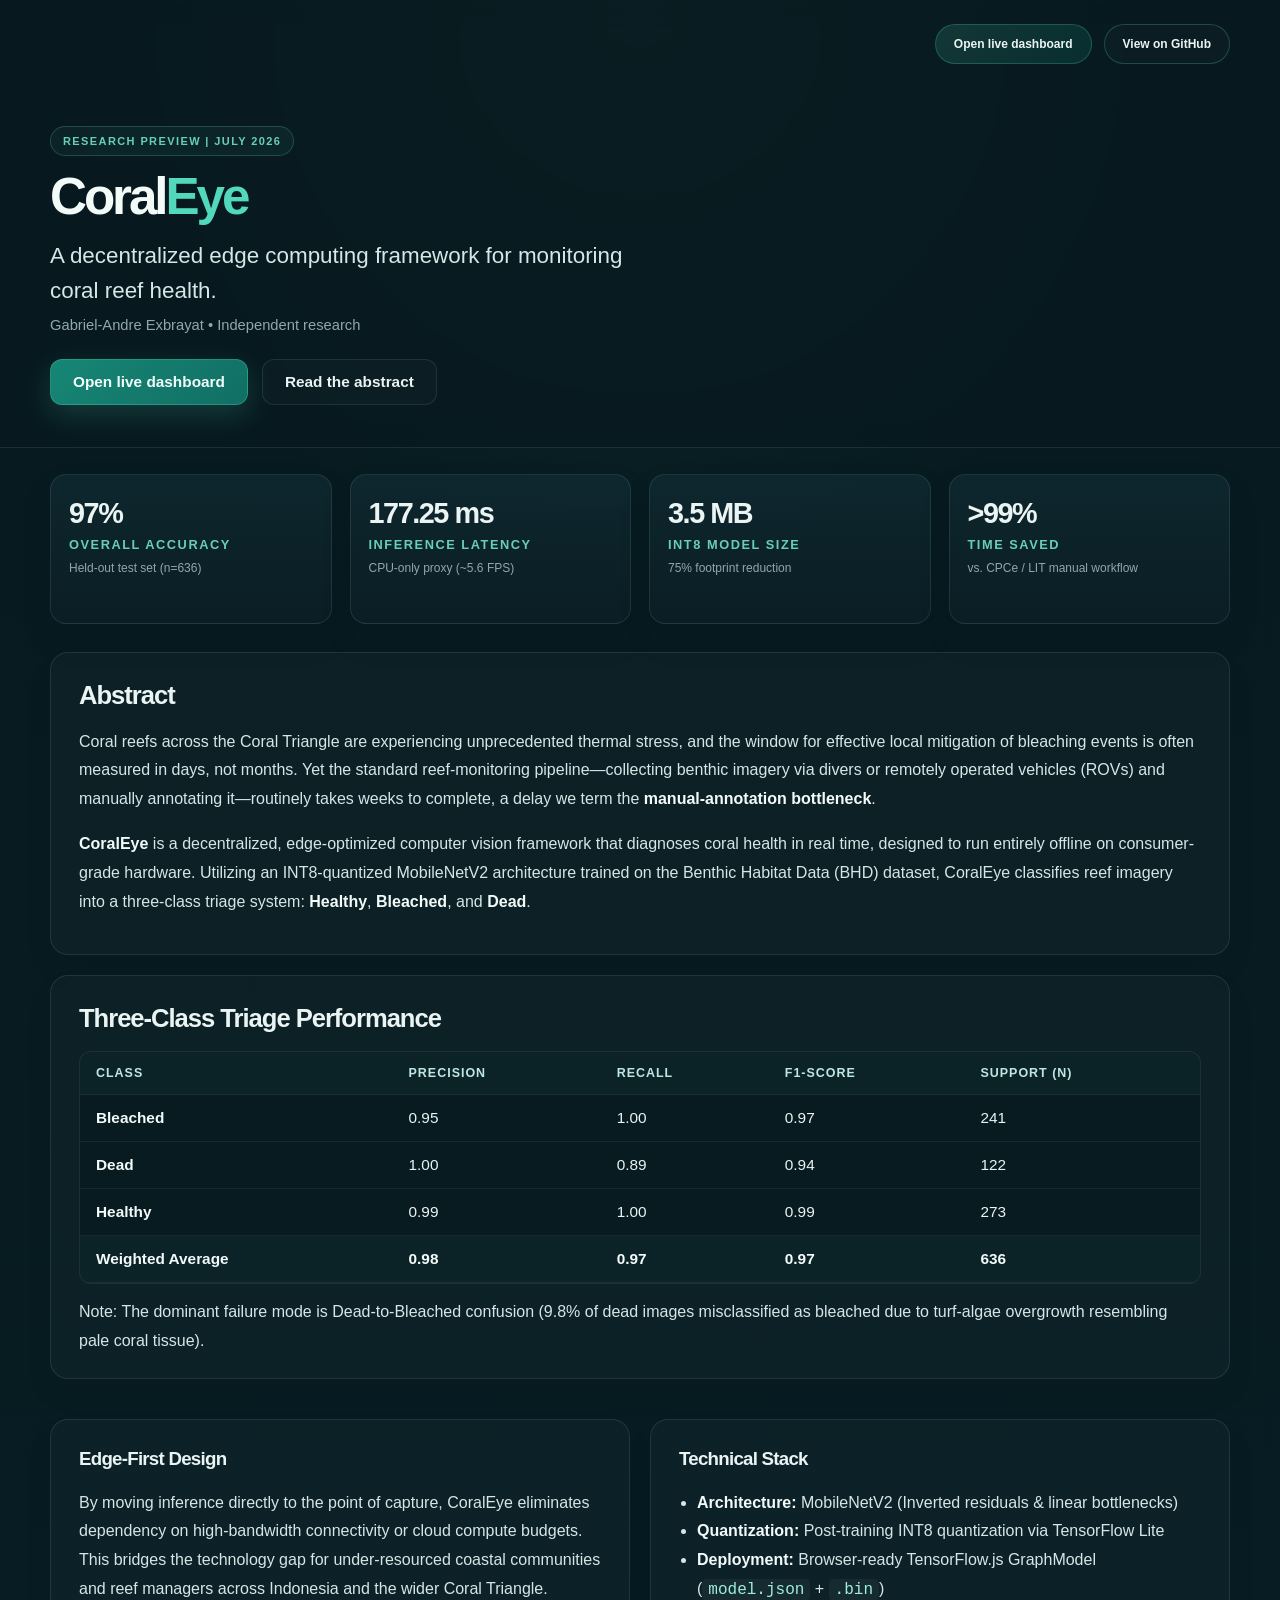
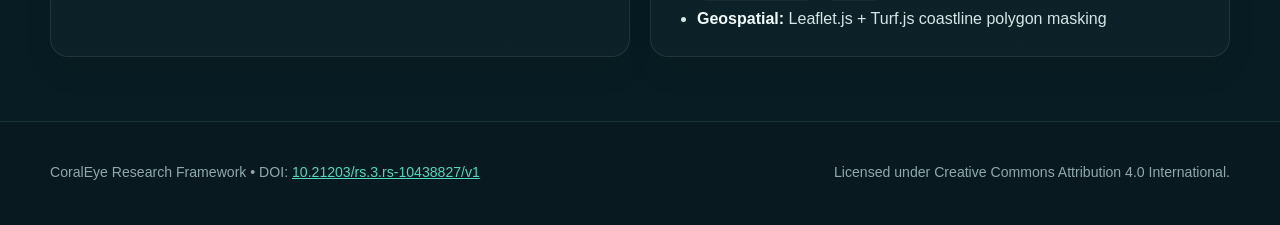
<file: home.html>
<!DOCTYPE html>
<html lang="en">
    <head>
        <meta charset="UTF-8">
        <meta name="viewport" content="width=device-width, initial-scale=1.0">
        <meta name="theme-color" content="#071b22">
        <title>CoralEye | Decentralized Edge Computing Framework</title>
        <link rel="stylesheet" href="style.css">
    </head>
    <body class="home-page">
        <header class="home-header">
            <div class="home-container">
                <nav class="home-nav" aria-label="Primary navigation">
                    <a href="index.html" class="nav-link nav-link-primary">Open live dashboard</a>
                    <a href="https://github.com/dzd4878/CoralEye" class="nav-link" target="_blank" rel="noopener">View on GitHub</a>
                </nav>
                <div class="hero-section">
                    <div class="hero-copy">
                        <p class="badge">Research Preview | July 2026</p>
                        <h1>Coral<span>Eye</span></h1>
                        <p class="subtitle">A decentralized edge computing framework for monitoring coral reef health.</p>
                        <p class="author-meta">Gabriel-Andre Exbrayat &bull; Independent research</p>
                        <div class="hero-actions">
                            <a href="index.html" class="btn btn-primary">Open live dashboard</a>
                            <a href="#abstract" class="btn btn-secondary">Read the abstract</a>
                        </div>
                    </div>
                </div>
            </div>
        </header>

        <main class="home-container home-main">
            <section class="metrics-grid" aria-label="Key performance metrics">
                <div class="metric-box">
                    <span class="metric-val">97%</span>
                    <span class="metric-label">Overall Accuracy</span>
                    <small>Held-out test set (n=636)</small>
                </div>
                <div class="metric-box">
                    <span class="metric-val">177.25 ms</span>
                    <span class="metric-label">Inference Latency</span>
                    <small>CPU-only proxy (~5.6 FPS)</small>
                </div>
                <div class="metric-box">
                    <span class="metric-val">3.5 MB</span>
                    <span class="metric-label">INT8 Model Size</span>
                    <small>75% footprint reduction</small>
                </div>
                <div class="metric-box">
                    <span class="metric-val">&gt;99%</span>
                    <span class="metric-label">Time Saved</span>
                    <small>vs. CPCe / LIT manual workflow</small>
                </div>
            </section>

            <section id="abstract" class="content-card">
                <h2>Abstract</h2>
                <p>
                    Coral reefs across the Coral Triangle are experiencing unprecedented thermal stress, and the window for effective local mitigation of bleaching events is often measured in days, not months. Yet the standard reef-monitoring pipeline—collecting benthic imagery via divers or remotely operated vehicles (ROVs) and manually annotating it—routinely takes weeks to complete, a delay we term the <strong>manual-annotation bottleneck</strong>.
                </p>
                <p>
                    <strong>CoralEye</strong> is a decentralized, edge-optimized computer vision framework that diagnoses coral health in real time, designed to run entirely offline on consumer-grade hardware. Utilizing an INT8-quantized MobileNetV2 architecture trained on the Benthic Habitat Data (BHD) dataset, CoralEye classifies reef imagery into a three-class triage system: <strong>Healthy</strong>, <strong>Bleached</strong>, and <strong>Dead</strong>.
                </p>
            </section>

            <section class="content-card">
                <h2>Three-Class Triage Performance</h2>
                <div class="table-wrapper">
                    <table>
                        <thead>
                            <tr>
                                <th>Class</th>
                                <th>Precision</th>
                                <th>Recall</th>
                                <th>F1-Score</th>
                                <th>Support (n)</th>
                            </tr>
                        </thead>
                        <tbody>
                            <tr>
                                <td><strong>Bleached</strong></td>
                                <td>0.95</td>
                                <td>1.00</td>
                                <td>0.97</td>
                                <td>241</td>
                            </tr>
                            <tr>
                                <td><strong>Dead</strong></td>
                                <td>1.00</td>
                                <td>0.89</td>
                                <td>0.94</td>
                                <td>122</td>
                            </tr>
                            <tr>
                                <td><strong>Healthy</strong></td>
                                <td>0.99</td>
                                <td>1.00</td>
                                <td>0.99</td>
                                <td>273</td>
                            </tr>
                            <tr class="summary-row">
                                <td><strong>Weighted Average</strong></td>
                                <td><strong>0.98</strong></td>
                                <td><strong>0.97</strong></td>
                                <td><strong>0.97</strong></td>
                                <td><strong>636</strong></td>
                            </tr>
                        </tbody>
                    </table>
                </div>
                <p class="table-note">Note: The dominant failure mode is Dead-to-Bleached confusion (9.8% of dead images misclassified as bleached due to turf-algae overgrowth resembling pale coral tissue).</p>
            </section>

            <section class="content-grid-2">
                <div class="content-card">
                    <h3>Edge-First Design</h3>
                    <p>
                        By moving inference directly to the point of capture, CoralEye eliminates dependency on high-bandwidth connectivity or cloud compute budgets. This bridges the technology gap for under-resourced coastal communities and reef managers across Indonesia and the wider Coral Triangle.
                    </p>
                </div>
                <div class="content-card">
                    <h3>Technical Stack</h3>
                    <ul class="tech-list">
                        <li><strong>Architecture:</strong> MobileNetV2 (Inverted residuals &amp; linear bottlenecks)</li>
                        <li><strong>Quantization:</strong> Post-training INT8 quantization via TensorFlow Lite</li>
                        <li><strong>Deployment:</strong> Browser-ready TensorFlow.js GraphModel (<code>model.json</code> + <code>.bin</code>)</li>
                        <li><strong>Geospatial:</strong> Leaflet.js + Turf.js coastline polygon masking</li>
                    </ul>
                </div>
            </section>
        </main>

        <footer class="home-footer">
            <div class="home-container footer-content">
                <p>CoralEye Research Framework &bull; DOI: <a href="https://doi.org/10.21203/rs.3.rs-10438827/v1" target="_blank" rel="noopener">10.21203/rs.3.rs-10438827/v1</a></p>
                <p>Licensed under Creative Commons Attribution 4.0 International.</p>
            </div>
        </footer>
    </body>
</html>
</file>
<file: style.css>
:root {
    color-scheme: dark;
    font-family: "Segoe UI", Tahoma, Geneva, Verdana, sans-serif;
    background: #071b22;
    color: #eaf4f3;
    font-synthesis: none;
    text-rendering: optimizeLegibility;
    --bg-deep: #071b22;
    --bg-panel: #0b2129;
    --bg-panel-strong: #102a31;
    --bg-panel-soft: rgba(255, 255, 255, 0.025);
    --line-soft: rgba(166, 210, 209, 0.12);
    --text: #eaf4f3;
    --text-soft: #9bb5b7;
    --muted: #8fa9aa;
    --teal: #52d9bd;
    --teal-strong: #19c7a3;
    --accent: #69cdbd;
    --gold: #f5b942;
    --red: #f06464;
}

* { box-sizing: border-box; }

html {
    scroll-behavior: smooth;
}

body {
    margin: 0;
    min-width: 320px;
    min-height: 100vh;
    background: #071b22;
    color: var(--text);
    font-family: "Segoe UI", Tahoma, Geneva, Verdana, sans-serif;
}

.home-page {
    background:
        radial-gradient(circle at top, rgba(82, 217, 189, 0.08), transparent 30%),
        linear-gradient(180deg, #061a1f 0%, #081d23 100%);
}

.home-container {
    width: min(1180px, calc(100% - 32px));
    margin: 0 auto;
}

.home-header {
    padding: 24px 0 10px;
    border-bottom: 1px solid var(--line-soft);
    background: rgba(9, 25, 31, 0.72);
    backdrop-filter: blur(12px);
}

.home-nav {
    display: flex;
    justify-content: flex-end;
    gap: 12px;
    margin-bottom: 20px;
}

.nav-link {
    display: inline-flex;
    align-items: center;
    justify-content: center;
    min-height: 40px;
    padding: 0 18px;
    border: 1px solid rgba(82, 217, 189, 0.24);
    border-radius: 999px;
    background: rgba(255, 255, 255, 0.02);
    color: var(--text);
    font-size: 12px;
    font-weight: 600;
    text-decoration: none;
    transition: transform 0.18s ease, border-color 0.18s ease, background 0.18s ease;
}

.nav-link:hover,
.nav-link:focus-visible {
    transform: translateY(-1px);
    border-color: rgba(82, 217, 189, 0.45);
    background: rgba(82, 217, 189, 0.09);
}

.nav-link-primary {
    background: linear-gradient(135deg, rgba(82, 217, 189, 0.15), rgba(25, 199, 163, 0.12));
}

.hero-section {
    padding: 42px 0 32px;
}

.hero-copy {
    max-width: 760px;
}

.badge {
    display: inline-flex;
    align-items: center;
    margin: 0 0 16px;
    padding: 8px 12px;
    border: 1px solid rgba(105, 205, 189, 0.24);
    border-radius: 999px;
    background: rgba(82, 217, 189, 0.06);
    color: var(--accent);
    font-size: 11px;
    font-weight: 700;
    letter-spacing: 1.4px;
    text-transform: uppercase;
}

.home-page h1 {
    margin: 0;
    font-size: clamp(2.8rem, 4vw, 5.3rem);
    line-height: 0.96;
    letter-spacing: -0.06em;
}

.home-page h1 span {
    color: var(--teal);
}

.subtitle {
    margin: 18px 0 8px;
    max-width: 620px;
    color: #d6e7e8;
    font-size: clamp(1.08rem, 2vw, 1.4rem);
    line-height: 1.55;
}

.author-meta {
    margin: 0 0 26px;
    color: var(--muted);
    font-size: 0.92rem;
}

.hero-actions {
    display: flex;
    flex-wrap: wrap;
    gap: 14px;
}

.btn {
    display: inline-flex;
    align-items: center;
    justify-content: center;
    min-height: 46px;
    padding: 0 22px;
    border-radius: 12px;
    font-size: 0.96rem;
    font-weight: 700;
    text-decoration: none;
    transition: transform 0.18s ease, box-shadow 0.18s ease, opacity 0.18s ease;
}

.btn:hover,
.btn:focus-visible {
    transform: translateY(-1px);
}

.btn-primary {
    border: 1px solid rgba(82, 217, 189, 0.28);
    background: linear-gradient(135deg, #168675, #116f64);
    color: #f2fffc;
    box-shadow: 0 10px 28px rgba(82, 217, 189, 0.18);
}

.btn-secondary {
    border: 1px solid rgba(166, 210, 209, 0.12);
    background: rgba(255, 255, 255, 0.02);
    color: var(--text);
}

.home-main {
    padding: 26px 0 64px;
}

.metrics-grid {
    display: grid;
    grid-template-columns: repeat(4, minmax(0, 1fr));
    gap: 18px;
    margin-bottom: 28px;
}

.metric-box {
    display: flex;
    flex-direction: column;
    gap: 7px;
    min-height: 150px;
    padding: 22px 18px 18px;
    border: 1px solid var(--line-soft);
    border-radius: 16px;
    background: linear-gradient(180deg, rgba(17, 43, 51, 0.72), rgba(13, 31, 38, 0.75));
    box-shadow: 0 16px 35px rgba(0, 0, 0, 0.08);
}

.metric-val {
    color: var(--text);
    font-size: clamp(1.8rem, 2vw, 2.5rem);
    font-weight: 750;
    letter-spacing: -0.05em;
}

.metric-label {
    color: var(--accent);
    font-size: 0.8rem;
    font-weight: 700;
    letter-spacing: 0.12em;
    text-transform: uppercase;
}

.metric-box small {
    color: var(--muted);
    font-size: 0.75rem;
    line-height: 1.5;
}

.content-card {
    margin-top: 20px;
    padding: 28px 28px 22px;
    border: 1px solid var(--line-soft);
    border-radius: 18px;
    background: rgba(255, 255, 255, 0.025);
    box-shadow: 0 16px 30px rgba(0, 0, 0, 0.06);
}

.content-card h2,
.content-card h3 {
    margin-top: 0;
    color: var(--text);
    letter-spacing: -0.04em;
}

.content-card h2 {
    margin-bottom: 18px;
    font-size: clamp(1.55rem, 2vw, 2rem);
}

.content-card p,
.content-card li {
    color: #d6e6e7;
    font-size: 1rem;
    line-height: 1.8;
}

.content-card strong {
    color: #f2fbfa;
}

.table-wrapper {
    overflow-x: auto;
    margin-top: 8px;
    border: 1px solid rgba(166, 210, 209, 0.12);
    border-radius: 12px;
    background: rgba(5, 22, 27, 0.45);
}

table {
    width: 100%;
    border-collapse: collapse;
    color: var(--text);
}

th,
td {
    padding: 14px 16px;
    border-bottom: 1px solid rgba(166, 210, 209, 0.08);
    text-align: left;
    font-size: 0.96rem;
}

th {
    color: #bfe7e0;
    background: rgba(82, 217, 189, 0.04);
    font-size: 0.78rem;
    letter-spacing: 0.08em;
    text-transform: uppercase;
}

.summary-row td {
    background: rgba(82, 217, 189, 0.04);
}

.table-note {
    margin: 14px 0 0;
    color: var(--muted);
    font-size: 0.82rem;
    line-height: 1.6;
}

.content-grid-2 {
    display: grid;
    grid-template-columns: repeat(2, minmax(0, 1fr));
    gap: 20px;
    margin-top: 20px;
}

.tech-list {
    margin: 0;
    padding-left: 18px;
}

code {
    padding: 2px 6px;
    border-radius: 5px;
    background: rgba(255, 255, 255, 0.04);
    color: #9feedd;
    font-family: "Consolas", "SFMono-Regular", monospace;
}

.home-footer {
    border-top: 1px solid var(--line-soft);
    background: rgba(9, 25, 31, 0.75);
}

.footer-content {
    display: flex;
    flex-wrap: wrap;
    justify-content: space-between;
    gap: 12px;
    padding: 28px 0 32px;
    color: var(--muted);
    font-size: 0.88rem;
}

.footer-content a {
    color: var(--teal);
}

@media (max-width: 900px) {
    .metrics-grid {
        grid-template-columns: repeat(2, minmax(0, 1fr));
    }

    .content-grid-2 {
        grid-template-columns: 1fr;
    }
}

@media (max-width: 640px) {
    .home-header {
        padding-top: 18px;
    }

    .home-nav {
        justify-content: center;
        flex-wrap: wrap;
    }

    .hero-section {
        padding-top: 20px;
    }

    .hero-actions {
        flex-direction: column;
        align-items: stretch;
    }

    .btn,
    .nav-link {
        width: 100%;
    }

    .metrics-grid {
        grid-template-columns: 1fr;
    }

    .content-card {
        padding: 24px 18px 18px;
    }

    .footer-content {
        flex-direction: column;
    }
}

#dashboard {
    display: flex;
    width: 100%;
    min-height: 100vh;
}

#sidebar {
    position: relative;
    z-index: 500;
    display: flex;
    flex: 0 0 360px;
    flex-direction: column;
    height: 100vh;
    min-height: 0;
    overflow-y: auto;
    padding: 26px 22px 24px;
    border-right: 1px solid rgba(166, 210, 209, 0.12);
    background: linear-gradient(155deg, #102a31 0%, #0a2027 58%, #081b22 100%);
    box-shadow: 8px 0 28px rgba(0, 0, 0, 0.12);
    scrollbar-color: rgba(105, 205, 189, 0.3) transparent;
    scrollbar-width: thin;
}

.sidebar-top {
    display: flex;
    align-items: center;
    justify-content: space-between;
    gap: 12px;
}

.brand-mark {
    display: grid;
    width: 42px;
    height: 42px;
    place-items: center;
    border: 1px solid rgba(79, 224, 194, 0.32);
    border-radius: 12px;
    background: rgba(25, 199, 163, 0.1);
    color: #55e0c4;
    font-size: 25px;
}

.sidebar-home-link {
    display: inline-flex;
    align-items: center;
    justify-content: center;
    min-height: 30px;
    padding: 0 10px;
    border: 1px solid rgba(82, 217, 189, 0.2);
    border-radius: 999px;
    background: rgba(82, 217, 189, 0.08);
    color: #dffaf5;
    font-size: 10px;
    font-weight: 700;
    letter-spacing: 0.08em;
    text-decoration: none;
    text-transform: uppercase;
    transition: border-color 140ms ease, background 140ms ease;
}

.sidebar-home-link:hover,
.sidebar-home-link:focus-visible {
    border-color: rgba(82, 217, 189, 0.45);
    background: rgba(82, 217, 189, 0.12);
}

.eyebrow {
    margin: 18px 0 5px;
    color: #69cdbd;
    font-size: 10px;
    font-weight: 700;
    letter-spacing: 2px;
}

h1 {
    margin: 0;
    color: #f3fbf9;
    font-size: 30px;
    font-weight: 650;
    letter-spacing: -1.2px;
}

h1 span { color: #52d9bd; }

.intro {
    margin: 7px 0 22px;
    color: #9bb5b7;
    font-size: 13px;
    line-height: 1.6;
}

.zone-panel, .legend, .data-panel, .contribution-panel {
    padding: 16px;
    border: 1px solid rgba(166, 210, 209, 0.11);
    border-radius: 12px;
    background: rgba(255, 255, 255, 0.025);
    box-shadow: 0 6px 18px rgba(0, 0, 0, 0.08);
}

.legend, .data-panel, .contribution-panel { margin-top: 12px; }

.zone-panel h2, .legend h2, .data-panel h2 {
    margin: 0 0 17px;
    color: #dcebea;
    font-size: 13px;
    font-weight: 600;
    letter-spacing: 0.2px;
}

.data-panel h2 { margin-bottom: 13px; }

.data-summary {
    display: grid;
    grid-template-columns: repeat(3, minmax(0, 1fr));
    gap: 7px;
    margin-bottom: 14px;
}

.data-summary > div {
    display: grid;
    gap: 4px;
    min-width: 0;
    padding: 9px 8px;
    border: 1px solid rgba(177, 218, 213, 0.09);
    border-radius: 8px;
    background: rgba(255, 255, 255, 0.025);
}

.data-summary strong {
    overflow: hidden;
    color: #eaf4f3;
    font-size: 15px;
    font-weight: 650;
    text-overflow: ellipsis;
}

.data-summary span {
    color: #8fa9aa;
    font-size: 9px;
}

.filter-field, .import-field { margin-top: 11px; }

.form-select {
    width: 100%;
    min-height: 38px;
    padding: 8px 10px;
    border: 1px solid rgba(177, 218, 213, 0.16);
    border-radius: 8px;
    outline: none;
    background: rgba(3, 16, 21, 0.45);
    color: #eaf4f3;
    font: inherit;
    font-size: 11px;
}

.form-select:focus-visible {
    border-color: #52d9bd;
    box-shadow: 0 0 0 2px rgba(82, 217, 189, 0.15);
}

.form-select option { background: #102c33; }

.export-data {
    width: 100%;
    min-height: 38px;
    margin-top: 12px;
    padding: 8px 10px;
    border: 1px solid rgba(82, 217, 189, 0.28);
    border-radius: 8px;
    background: rgba(82, 217, 189, 0.08);
    color: #a9eee0;
    font: inherit;
    font-size: 11px;
    font-weight: 600;
    cursor: pointer;
    transition: background 140ms ease, border-color 140ms ease;
}

.export-data:hover {
    border-color: rgba(82, 217, 189, 0.5);
    background: rgba(82, 217, 189, 0.15);
}

.data-panel .field-hint:empty { display: none; }

.empty-state {
    margin: 0;
    color: #8fa9aa;
    font-size: 12px;
    line-height: 1.7;
}

.zone-status {
    display: inline-flex;
    align-items: center;
    gap: 8px;
    margin: 0 0 14px;
    color: var(--status-color);
    font-size: 12px;
    font-weight: 650;
}

.status-dot, .live-dot {
    width: 8px;
    height: 8px;
    flex: 0 0 auto;
    border-radius: 50%;
    background: var(--status-color, #19c7a3);
    box-shadow: 0 0 12px var(--status-color, #19c7a3);
}

.metrics { display: grid; gap: 9px; }

.metric-card {
    display: flex;
    flex-direction: column;
    gap: 7px;
    padding: 13px 14px;
    border: 1px solid rgba(177, 218, 213, 0.1);
    border-radius: 9px;
    background: rgba(255, 255, 255, 0.03);
    transition: border-color 140ms ease, background 140ms ease;
}

.metric-card:hover {
    border-color: rgba(82, 217, 189, 0.22);
    background: rgba(255, 255, 255, 0.045);
}

.metrics-title {
    color: #8fa9aa;
    font-size: 10px;
    letter-spacing: 0.55px;
    text-transform: uppercase;
}

.metrics-value {
    color: #eef8f6;
    font-size: 24px;
    font-weight: 650;
    line-height: 1.1;
}

.metrics-value small {
    color: #90aaa9;
    font-size: 13px;
    font-weight: 500;
}

.data-count {
    margin: 3px 0 0;
    color: #789394;
    font-size: 11px;
}

.legend > div {
    display: flex;
    align-items: center;
    gap: 9px;
    margin: 12px 0;
    color: #c2d4d2;
    font-size: 11px;
}

.legend small {
    margin-left: auto;
    color: #769091;
    font-size: 10px;
}

.contribution-panel {
    margin-top: 0;
}

.contribution-kicker {
    margin: 0 0 6px;
    color: #69cdbd;
    font-size: 9px;
    font-weight: 700;
    letter-spacing: 1.5px;
}

.contribution-heading h2 {
    margin: 0;
    color: #eaf4f3;
    font-size: 17px;
    font-weight: 600;
}

.contribution-intro {
    margin: 6px 0 17px;
    color: #8fa9aa;
    font-size: 11px;
    line-height: 1.5;
}

#contribution-form {
    display: grid;
    gap: 14px;
}

.form-group { min-width: 0; margin: 0; }

.form-fieldset {
    padding: 0;
    border: 0;
}

.form-label {
    display: block;
    margin-bottom: 8px;
    color: #c9dcda;
    font-size: 11px;
    font-weight: 600;
}

.form-label > span {
    margin-left: 5px;
    color: #789394;
    font-size: 9px;
    font-weight: 400;
}

.input-row {
    display: grid;
    grid-template-columns: repeat(2, minmax(0, 1fr));
    gap: 9px;
}

.form-field {
    display: grid;
    min-width: 0;
    gap: 6px;
    color: #8fa9aa;
    font-size: 10px;
}

.form-field input,
.form-input-file {
    width: 100%;
    min-width: 0;
    min-height: 38px;
    padding: 8px 10px;
    border: 1px solid rgba(177, 218, 213, 0.16);
    border-radius: 8px;
    outline: none;
    background: rgba(3, 16, 21, 0.45);
    color: #eaf4f3;
    font: inherit;
    font-size: 11px;
    transition: border-color 140ms ease, background 140ms ease, box-shadow 140ms ease;
}

.form-field input:focus,
.form-input-file:focus-visible {
    border-color: #52d9bd;
    background: rgba(3, 16, 21, 0.7);
    box-shadow: 0 0 0 2px rgba(82, 217, 189, 0.15);
}

.form-field input::placeholder { color: #5e797b; }

.form-field input:hover,
.form-input-file:hover {
    border-color: rgba(177, 218, 213, 0.3);
}

.form-input-file {
    padding: 6px;
    color: #8fa9aa;
}

.form-input-file::file-selector-button {
    margin-right: 9px;
    padding: 6px 8px;
    border: 0;
    border-radius: 5px;
    background: rgba(82, 217, 189, 0.13);
    color: #8de6d4;
    font: inherit;
    cursor: pointer;
}

.score-field { margin-top: 12px; }

.image-preview {
    display: block;
    width: 100%;
    max-height: 130px;
    margin-top: 9px;
    border: 1px solid rgba(177, 218, 213, 0.14);
    border-radius: 7px;
    object-fit: cover;
}

.image-preview[hidden] { display: none; }

.field-hint {
    margin: 6px 0 0;
    color: #6f8c8e;
    font-size: 9px;
    line-height: 1.5;
}

.submit-report {
    min-height: 40px;
    padding: 9px 13px;
    border: 1px solid rgba(82, 217, 189, 0.38);
    border-radius: 8px;
    background: linear-gradient(135deg, #168675, #116f64);
    color: #f2fffc;
    font: inherit;
    font-size: 12px;
    font-weight: 650;
    cursor: pointer;
    transition: background 140ms ease, transform 140ms ease;
}

.submit-report:hover { background: linear-gradient(135deg, #1a9a84, #147d70); }
.submit-report:active { transform: translateY(1px); }
.submit-report:focus-visible { outline: 2px solid #8de6d4; outline-offset: 2px; }

.contribution-status {
    min-height: 0;
    margin: -5px 0 0;
    color: #f5b942;
    font-size: 10px;
    line-height: 1.5;
}

.contribution-status.is-success { color: #69cdbd; }
#data-status.is-success { color: #69cdbd; }
.contribution-status:empty { display: none; }
.storage-note { margin-top: -9px; }

.legend-swatch {
    width: 9px;
    height: 9px;
    border-radius: 3px;
}

.healthy { background: #19c7a3; }
.risk { background: #f5b942; }
.severe { background: #f06464; }

.sample-note {
    margin: auto 0 0;
    padding-top: 18px;
    color: #6e898b;
    font-size: 10px;
}

.map-panel {
    position: relative;
    flex: 1 1 auto;
    min-width: 0;
    height: 100vh;
    min-height: 420px;
    background: #10282f;
}

#map {
    position: absolute;
    inset: 0;
    width: 100%;
    height: 100%;
    background: #10282f;
}

.map-label {
    position: absolute;
    z-index: 400;
    top: 22px;
    left: 22px;
    display: inline-flex;
    align-items: center;
    gap: 9px;
    padding: 11px 14px;
    border: 1px solid rgba(189, 221, 219, 0.15);
    border-radius: 10px;
    background: rgba(8, 28, 34, 0.88);
    box-shadow: 0 8px 24px rgba(0, 0, 0, 0.2);
    backdrop-filter: blur(10px);
    color: #e5f1ef;
    font-size: 10px;
    font-weight: 700;
    letter-spacing: 1.1px;
    pointer-events: none;
}

.live-dot { width: 7px; height: 7px; }

.map-credit {
    position: absolute;
    z-index: 400;
    right: 10px;
    bottom: 0;
    margin: 0;
    padding: 4px 7px;
    border-radius: 4px 4px 0 0;
    background: rgba(8, 28, 34, 0.82);
    color: #d3e1df;
    font-size: 9px;
    pointer-events: none;
}

.leaflet-popup-content-wrapper, .leaflet-popup-tip {
    background: #102c33;
    color: #eaf4f3;
}

.leaflet-popup-content { line-height: 1.7; }
.leaflet-popup-content strong { color: #55d9bd; }

.leaflet-control-zoom a,
.leaflet-control-layers {
    border-color: rgba(166, 210, 209, 0.2) !important;
    background: rgba(8, 28, 34, 0.92) !important;
    color: #eaf4f3 !important;
}

.leaflet-control-zoom a:hover,
.leaflet-control-layers-toggle:hover {
    background: #153a40 !important;
    color: #55d9bd !important;
}

@media (max-width: 700px) {
    #dashboard { flex-direction: column; }
    #sidebar {
        flex: 0 0 auto;
        height: auto;
        min-height: auto;
        overflow: visible;
        padding: 22px 20px 18px;
    }
    .eyebrow { margin-top: 14px; }
    .intro { margin-bottom: 18px; }
    .zone-panel { padding: 14px; }
    .legend { display: none; }
    .sample-note { display: none; }
    .map-panel { flex: 1 1 auto; height: 55vh; min-height: 360px; }
    .map-label { top: 12px; left: 12px; }
}

.draft-pin {
    border: 0;
    background: transparent;
}

.draft-pin span {
    display: block;
    width: 14px;
    height: 14px;
    border: 2px solid #f3fbf9;
    border-radius: 50%;
    background: #52d9bd;
    box-shadow: 0 0 12px rgba(82, 217, 189, 0.9);
}
</file>
